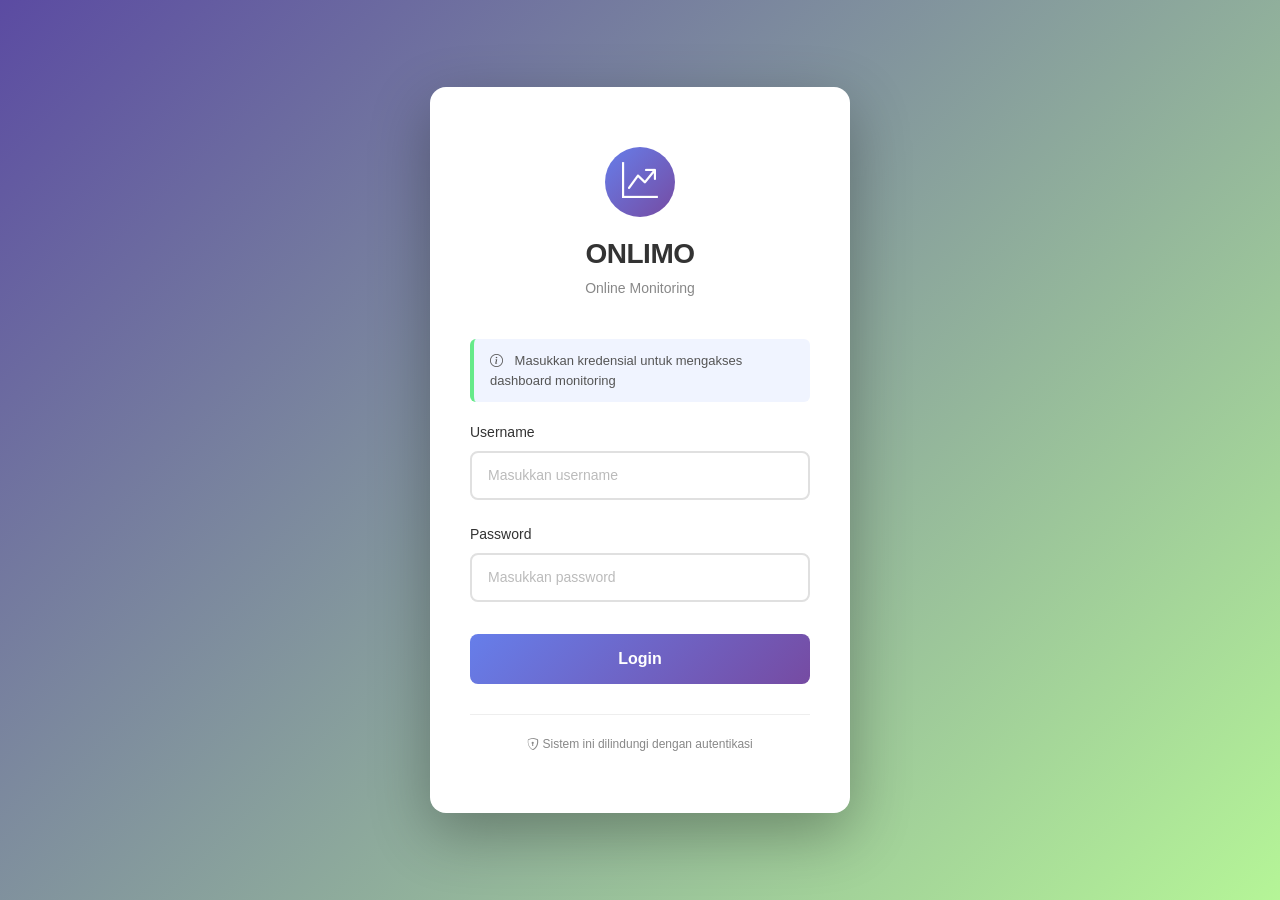
<file: frontend/login.html>
<!DOCTYPE html>
<html lang="id">
<head>
    <meta charset="UTF-8">
    <meta name="viewport" content="width=device-width, initial-scale=1.0">
    <title>Login - API Monitoring System</title>
    <link href="https://cdn.jsdelivr.net/npm/bootstrap@5.3.2/dist/css/bootstrap.min.css" rel="stylesheet">
    <link href="https://cdn.jsdelivr.net/npm/bootstrap-icons@1.11.1/font/bootstrap-icons.css" rel="stylesheet">
    <style>
        * {
            margin: 0;
            padding: 0;
            box-sizing: border-box;
        }

        html, body {
            height: 100%;
            background: linear-gradient(135deg, #5b4ba2 0%, #b5f597 100%);
            font-family: 'Segoe UI', Tahoma, Geneva, Verdana, sans-serif;
        }

        .login-container {
            display: flex;
            align-items: center;
            justify-content: center;
            min-height: 100vh;
            padding: 20px;
        }

        .login-box {
            background: white;
            border-radius: 16px;
            box-shadow: 0 20px 60px rgba(0, 0, 0, 0.3);
            padding: 60px 40px;
            width: 100%;
            max-width: 420px;
            animation: slideIn 0.5s ease-out;
        }

        @keyframes slideIn {
            from {
                opacity: 0;
                transform: translateY(30px);
            }
            to {
                opacity: 1;
                transform: translateY(0);
            }
        }

        .login-header {
            text-align: center;
            margin-bottom: 40px;
        }

        .login-header-icon {
            width: 70px;
            height: 70px;
            background: linear-gradient(135deg, #667eea 0%, #764ba2 100%);
            border-radius: 50%;
            display: flex;
            align-items: center;
            justify-content: center;
            margin: 0 auto 20px;
            font-size: 36px;
            color: white;
        }

        .login-header h1 {
            font-size: 28px;
            color: #333;
            margin-bottom: 8px;
            font-weight: 700;
            letter-spacing: -0.5px;
        }

        .login-header p {
            color: #888;
            font-size: 14px;
            margin: 0;
        }

        .form-group {
            margin-bottom: 24px;
        }

        .form-group label {
            display: block;
            margin-bottom: 8px;
            color: #333;
            font-weight: 500;
            font-size: 14px;
        }

        .form-group input {
            width: 100%;
            padding: 12px 16px;
            border: 2px solid #e0e0e0;
            border-radius: 8px;
            font-size: 14px;
            transition: all 0.3s ease;
            font-family: 'Segoe UI', Tahoma, Geneva, Verdana, sans-serif;
        }

        .form-group input:focus {
            outline: none;
            border-color: #667eea;
            box-shadow: 0 0 0 3px rgba(102, 126, 234, 0.1);
            background-color: #f9f9ff;
        }

        .form-group input::placeholder {
            color: #bbb;
        }

        .login-btn {
            width: 100%;
            padding: 13px;
            background: linear-gradient(135deg, #667eea 0%, #764ba2 100%);
            color: white;
            border: none;
            border-radius: 8px;
            font-size: 16px;
            font-weight: 600;
            cursor: pointer;
            transition: all 0.3s ease;
            margin-top: 8px;
        }

        .login-btn:hover {
            transform: translateY(-2px);
            box-shadow: 0 10px 25px rgba(102, 126, 234, 0.4);
        }

        .login-btn:active {
            transform: translateY(0);
        }

        .login-btn:disabled {
            opacity: 0.6;
            cursor: not-allowed;
            transform: none;
        }

        .alert {
            margin-bottom: 24px;
            border: none;
            border-radius: 8px;
            animation: slideIn 0.3s ease-out;
        }

        .alert-danger {
            background-color: #fee;
            color: #c33;
            border-left: 4px solid #c33;
        }

        .alert-info {
            background-color: #eef;
            color: #33c;
            border-left: 4px solid #33c;
        }

        .form-text {
            font-size: 12px;
            color: #888;
            margin-top: 4px;
        }

        .loading-spinner {
            display: none;
            width: 16px;
            height: 16px;
            border: 2px solid rgba(255, 255, 255, 0.3);
            border-top-color: white;
            border-radius: 50%;
            animation: spin 0.8s linear infinite;
            margin-right: 8px;
        }

        @keyframes spin {
            to { transform: rotate(360deg); }
        }

        .btn-with-loader {
            display: flex;
            align-items: center;
            justify-content: center;
        }

        .footer-text {
            text-align: center;
            margin-top: 30px;
            padding-top: 20px;
            border-top: 1px solid #eee;
            color: #888;
            font-size: 12px;
        }

        .info-box {
            background: #f0f4ff;
            border-left: 4px solid #66ea89;
            padding: 12px 16px;
            border-radius: 6px;
            font-size: 13px;
            color: #555;
            margin-bottom: 20px;
        }
    </style>
</head>
<body>
    <div class="login-container">
        <div class="login-box">
            <div class="login-header">
                <div class="login-header-icon">
                    <i class="bi bi-graph-up-arrow"></i>
                </div>
                <h1>ONLIMO</h1>
                <p>Online Monitoring</p>
            </div>

            <div id="alertContainer"></div>

            <div class="info-box">
                <i class="bi bi-info-circle me-2"></i>
                Masukkan kredensial untuk mengakses dashboard monitoring
            </div>

            <form id="loginForm">
                <div class="form-group">
                    <label for="username">Username</label>
                    <input 
                        type="text" 
                        id="username" 
                        placeholder="Masukkan username"
                        required
                        autocomplete="username"
                    />
                    
                </div>

                <div class="form-group">
                    <label for="password">Password</label>
                    <input 
                        type="password" 
                        id="password" 
                        placeholder="Masukkan password"
                        required
                        autocomplete="current-password"
                    />
                </div>

                <button type="submit" class="login-btn" id="loginBtn">
                    <div class="btn-with-loader">
                        <div class="loading-spinner" id="loadingSpinner"></div>
                        <span id="btnText">Login</span>
                    </div>
                </button>
            </form>

            <div class="footer-text">
                <p style="margin-bottom: 0;">
                    <i class="bi bi-shield-lock"></i> Sistem ini dilindungi dengan autentikasi
                </p>
            </div>
        </div>
    </div>

    <script src="https://cdn.jsdelivr.net/npm/bootstrap@5.3.2/dist/js/bootstrap.bundle.min.js"></script>
    <script>
        document.getElementById('loginForm').addEventListener('submit', async (e) => {
            e.preventDefault();

            const username = document.getElementById('username').value;
            const password = document.getElementById('password').value;
            const loginBtn = document.getElementById('loginBtn');
            const loadingSpinner = document.getElementById('loadingSpinner');
            const btnText = document.getElementById('btnText');
            const alertContainer = document.getElementById('alertContainer');

            // Show loading state
            loginBtn.disabled = true;
            loadingSpinner.style.display = 'inline-block';
            btnText.textContent = 'Loading...';
            alertContainer.innerHTML = '';

            try {
                const response = await fetch('/api/login', {
                    method: 'POST',
                    headers: {
                        'Content-Type': 'application/json'
                    },
                    body: JSON.stringify({ username, password })
                });

                const data = await response.json();

                if (response.ok) {
                    // Success
                    alertContainer.innerHTML = `
                        <div class="alert alert-info" role="alert">
                            <i class="bi bi-check-circle me-2"></i> Login berhasil! Redirecting...
                        </div>
                    `;
                    setTimeout(() => {
                        window.location.href = '/dashboard';
                    }, 1000);
                } else {
                    // Error
                    alertContainer.innerHTML = `
                        <div class="alert alert-danger" role="alert">
                            <i class="bi bi-exclamation-circle me-2"></i> ${data.message || 'Login gagal'}
                        </div>
                    `;
                    loginBtn.disabled = false;
                    loadingSpinner.style.display = 'none';
                    btnText.textContent = 'Login';
                }
            } catch (error) {
                alertContainer.innerHTML = `
                    <div class="alert alert-danger" role="alert">
                        <i class="bi bi-exclamation-circle me-2"></i> Terjadi kesalahan: ${error.message}
                    </div>
                `;
                loginBtn.disabled = false;
                loadingSpinner.style.display = 'none';
                btnText.textContent = 'Login';
            }
        });

        // Auto-fill default credentials for demo (optional)
    </script>
</body>
</html>
</file>
